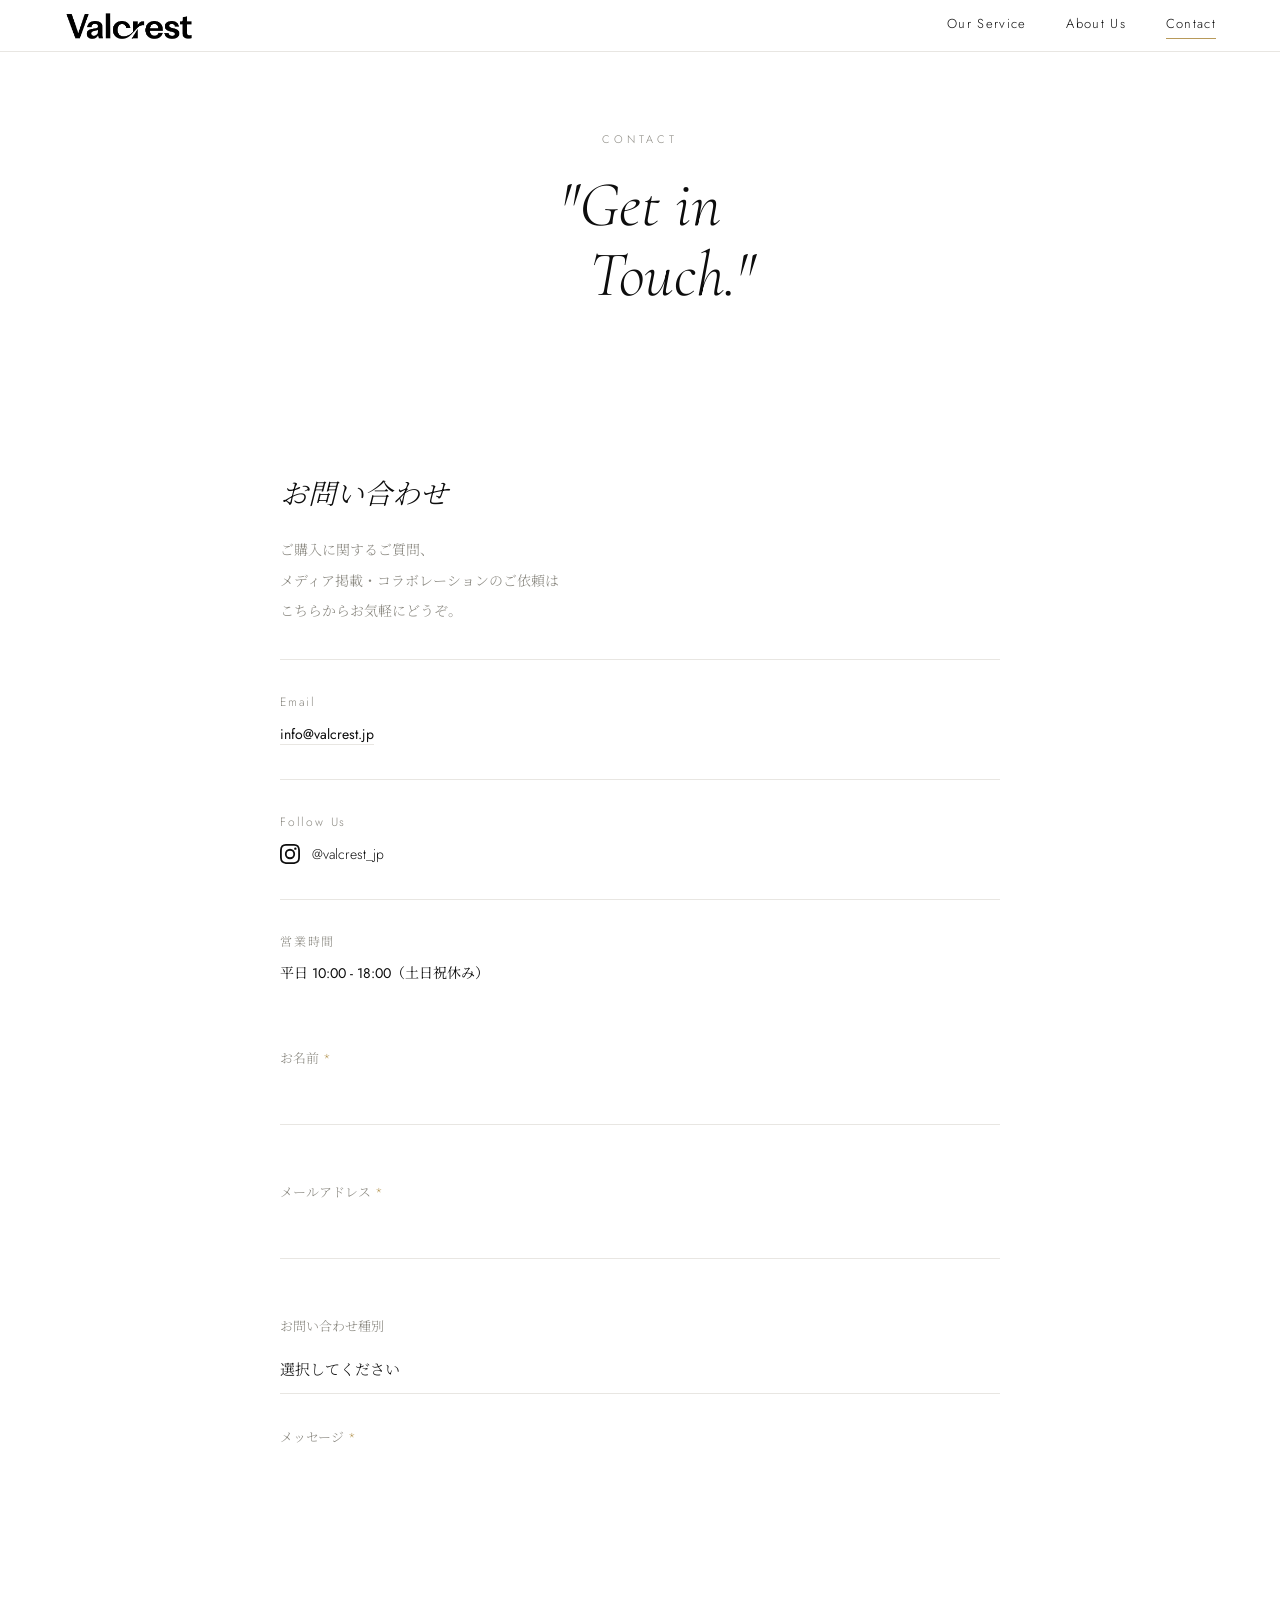
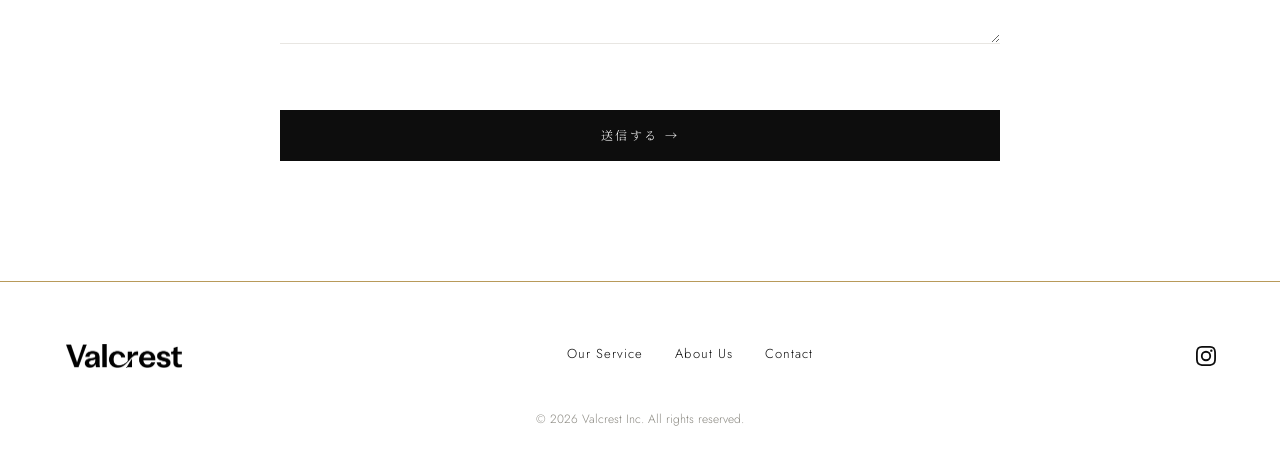
<file: contact.html>
<!DOCTYPE html>
<html lang="ja">
<head>
  <meta charset="UTF-8">
  <meta name="viewport" content="width=device-width, initial-scale=1.0">
  <meta name="description" content="Valcrest — 原価率50%の透明性と、AIが生み出す計算された美しさ。大人の女性のためのD2Cジュエリーブランド。">
  <meta property="og:title" content="Valcrest | Calculated Beauty. Honest Price.">
  <meta property="og:image" content="https://images.unsplash.com/photo-1515562141207-7a88fb7ce338?w=1200">
  <title>Contact | Valcrest</title>

  <link rel="icon" type="image/svg+xml" href="images/favicon.svg">
  <link rel="preconnect" href="https://fonts.googleapis.com">
  <link rel="icon" type="image/svg+xml" href="images/favicon.svg">
  <link rel="preconnect" href="https://fonts.gstatic.com" crossorigin>
  <link href="https://fonts.googleapis.com/css2?family=Cormorant+Garamond:ital,wght@0,300;0,400;1,300;1,400&family=Jost:wght@300;400&family=Noto+Serif+JP:wght@300;400&display=swap" rel="stylesheet">

  <link rel="stylesheet" href="css/style.css">
</head>
<body>

  <!-- Page Transition -->
  <div id="page-transition"></div>

  <!-- Custom Cursor -->
  <div class="cursor-dot"></div>
  <div class="cursor-ring"></div>

  <!-- Navigation -->
  <nav class="nav">
    <a href="index.html" class="nav-logo">
      <img src="images/valcrest.png" alt="Valcrest">
    </a>
    <div class="nav-links">
      <a href="service.html">Our Service</a>
      <a href="about.html">About Us</a>
      <a href="contact.html" class="active">Contact</a>
    </div>
    <button class="hamburger" aria-label="メニューを開く">
      <span></span>
      <span></span>
      <span></span>
    </button>
  </nav>

  <!-- Mobile Nav Overlay -->
  <div class="nav-overlay">
    <button class="nav-overlay-close" aria-label="メニューを閉じる">
      <svg width="24" height="24" viewBox="0 0 24 24" fill="none" stroke="#0D0D0D" stroke-width="1.5"><line x1="4" y1="4" x2="20" y2="20"/><line x1="20" y1="4" x2="4" y2="20"/></svg>
    </button>
    <a href="index.html">Home</a>
    <a href="service.html">Our Service</a>
    <a href="about.html">About Us</a>
    <a href="contact.html" class="active">Contact</a>
  </div>

  <main>

    <!-- Section 1: Page Hero (40vh / 白背景 / 中央揃え) -->
    <section class="page-hero page-hero-simple">
      <p class="label fade-in-up">CONTACT</p>
      <h1 class="heading-lg fade-in-up" data-delay="0.1" style="font-size:64px;">"Get in<br>　Touch."</h1>
    </section>

    <!-- Section 2: Contact Body -->
    <section class="section contact-body">
      <div class="contact-row">

        <!-- Left: Contact Info -->
        <div class="contact-info fade-in-left">
          <h2 style="font-family:var(--font-heading);font-size:28px;font-weight:300;font-style:italic;">お問い合わせ</h2>
          <p class="body-text-sm" style="margin-top:24px;">
            ご購入に関するご質問、<br>
            メディア掲載・コラボレーションのご依頼は<br>
            こちらからお気軽にどうぞ。
          </p>

          <div class="contact-divider"></div>

          <p class="contact-label">Email</p>
          <p class="contact-value"><a href="mailto:info@valcrest.jp" style="color:var(--black);text-decoration:none;border-bottom:1px solid var(--gray-light);">info@valcrest.jp</a></p>

          <div class="contact-divider"></div>

          <p class="contact-label">Follow Us</p>
          <div class="contact-social">
            <a href="https://www.instagram.com/valcrest_jp/" target="_blank" rel="noopener noreferrer" class="contact-social-link">
              <svg viewBox="0 0 24 24" xmlns="http://www.w3.org/2000/svg" width="20" height="20" fill="currentColor"><path d="M12 2.163c3.204 0 3.584.012 4.85.07 3.252.148 4.771 1.691 4.919 4.919.058 1.265.069 1.645.069 4.849 0 3.205-.012 3.584-.069 4.849-.149 3.225-1.664 4.771-4.919 4.919-1.266.058-1.644.07-4.85.07-3.204 0-3.584-.012-4.849-.07-3.26-.149-4.771-1.699-4.919-4.92-.058-1.265-.07-1.644-.07-4.849 0-3.204.013-3.583.07-4.849.149-3.227 1.664-4.771 4.919-4.919 1.266-.057 1.645-.069 4.849-.069zM12 0C8.741 0 8.333.014 7.053.072 2.695.272.273 2.69.073 7.052.014 8.333 0 8.741 0 12c0 3.259.014 3.668.072 4.948.2 4.358 2.618 6.78 6.98 6.98C8.333 23.986 8.741 24 12 24c3.259 0 3.668-.014 4.948-.072 4.354-.2 6.782-2.618 6.979-6.98.059-1.28.073-1.689.073-4.948 0-3.259-.014-3.667-.072-4.947-.196-4.354-2.617-6.78-6.979-6.98C15.668.014 15.259 0 12 0zm0 5.838a6.162 6.162 0 100 12.324 6.162 6.162 0 000-12.324zM12 16a4 4 0 110-8 4 4 0 010 8zm6.406-11.845a1.44 1.44 0 100 2.881 1.44 1.44 0 000-2.881z"/></svg>
              <span>@valcrest_jp</span>
            </a>
          </div>

          <div class="contact-divider"></div>

          <p class="contact-label">営業時間</p>
          <p class="contact-value">平日 10:00 - 18:00（土日祝休み）</p>
        </div>

        <!-- Right: Contact Form -->
        <div class="contact-form-wrap fade-in-right" data-delay="0.2">
          <form id="contact-form" action="https://formspree.io/f/xaqlbjrz" method="POST" novalidate>
            <div class="form-group">
              <label for="name">お名前 <span class="required">*</span></label>
              <input type="text" id="name" name="name" required>
              <p class="form-error"></p>
            </div>
            <div class="form-group">
              <label for="email">メールアドレス <span class="required">*</span></label>
              <input type="email" id="email" name="email" required>
              <p class="form-error"></p>
            </div>
            <div class="form-group">
              <label for="type">お問い合わせ種別</label>
              <select id="type" name="type">
                <option value="" disabled selected>選択してください</option>
                <option value="purchase">ご購入・商品について</option>
                <option value="media">メディア掲載・取材</option>
                <option value="collaboration">コラボレーション・OEMのご相談</option>
                <option value="other">その他</option>
              </select>
            </div>
            <div class="form-group">
              <label for="message">メッセージ <span class="required">*</span></label>
              <textarea id="message" name="message" rows="6" required></textarea>
              <p class="form-error"></p>
            </div>
            <button type="submit" class="btn btn-black form-submit">送信する →</button>
          </form>

          <!-- Success Message -->
          <div id="form-success" class="form-success" style="display:none;">
            <h3 style="font-family:var(--font-heading);font-size:32px;font-weight:300;font-style:italic;">"ありがとうございました。"</h3>
            <p class="body-text-sm" style="margin-top:16px;">
              お問い合わせを受け付けました。<br>
              3営業日以内にご返信いたします。
            </p>
          </div>
        </div>

      </div>
    </section>

  </main>

  <!-- Footer -->
  <footer class="footer">
    <div class="footer-inner">
      <a href="index.html" class="footer-logo">
        <img src="images/valcrest.png" alt="Valcrest">
      </a>
      <div class="footer-links">
        <a href="service.html">Our Service</a>
        <a href="about.html">About Us</a>
        <a href="contact.html">Contact</a>
      </div>
      <div class="footer-social">
        <a href="https://www.instagram.com/valcrest_jp/" target="_blank" rel="noopener noreferrer" aria-label="Instagram">
          <svg viewBox="0 0 24 24" xmlns="http://www.w3.org/2000/svg"><path d="M12 2.163c3.204 0 3.584.012 4.85.07 3.252.148 4.771 1.691 4.919 4.919.058 1.265.069 1.645.069 4.849 0 3.205-.012 3.584-.069 4.849-.149 3.225-1.664 4.771-4.919 4.919-1.266.058-1.644.07-4.85.07-3.204 0-3.584-.012-4.849-.07-3.26-.149-4.771-1.699-4.919-4.92-.058-1.265-.07-1.644-.07-4.849 0-3.204.013-3.583.07-4.849.149-3.227 1.664-4.771 4.919-4.919 1.266-.057 1.645-.069 4.849-.069zM12 0C8.741 0 8.333.014 7.053.072 2.695.272.273 2.69.073 7.052.014 8.333 0 8.741 0 12c0 3.259.014 3.668.072 4.948.2 4.358 2.618 6.78 6.98 6.98C8.333 23.986 8.741 24 12 24c3.259 0 3.668-.014 4.948-.072 4.354-.2 6.782-2.618 6.979-6.98.059-1.28.073-1.689.073-4.948 0-3.259-.014-3.667-.072-4.947-.196-4.354-2.617-6.78-6.979-6.98C15.668.014 15.259 0 12 0zm0 5.838a6.162 6.162 0 100 12.324 6.162 6.162 0 000-12.324zM12 16a4 4 0 110-8 4 4 0 010 8zm6.406-11.845a1.44 1.44 0 100 2.881 1.44 1.44 0 000-2.881z"/></svg>
        </a>
      </div>
    </div>
    <p class="footer-copyright">&copy; 2026 Valcrest Inc. All rights reserved.</p>
  </footer>

  <script src="js/main.js"></script>
</body>
</html>
</file>
<file: css/style.css>
/* ========================================
   Valcrest — Style Sheet
   ======================================== */

/* --- CSS Variables --- */
:root {
  --white:      #FFFFFF;
  --off-white:  #F7F5F2;
  --black:      #0D0D0D;
  --black-soft: #1C1C1C;
  --gold:       #B89A5A;
  --gold-light: #CDB47A;
  --gray-mid:   #8A8880;
  --gray-light: #E8E6E2;

  --font-heading: 'Cormorant Garamond', 'Noto Serif JP', serif;
  --font-body:    'Jost', 'Noto Serif JP', sans-serif;
  --font-jp:      'Noto Serif JP', serif;
}

/* --- Reset --- */
*,
*::before,
*::after {
  margin: 0;
  padding: 0;
  box-sizing: border-box;
}

html {
  scroll-behavior: smooth;
  -webkit-text-size-adjust: 100%;
  overflow-x: hidden;
}

body {
  font-family: var(--font-body);
  font-weight: 300;
  color: var(--black);
  background: var(--white);
  line-height: 1.8;
  overflow-x: hidden;
  -webkit-font-smoothing: antialiased;
  -moz-osx-font-smoothing: grayscale;
}

img {
  max-width: 100%;
  height: auto;
  display: block;
}

a {
  color: inherit;
  text-decoration: none;
}

ul, ol {
  list-style: none;
}

button {
  font-family: inherit;
  border: none;
  background: none;
  cursor: pointer;
}

input, textarea, select {
  font-family: inherit;
  font-size: inherit;
  border: none;
  outline: none;
  background: none;
}

/* --- Typography --- */
h1, h2, h3, h4 {
  font-family: var(--font-heading);
  font-weight: 300;
  font-style: italic;
  line-height: 1.1;
}

.heading-xl {
  font-family: var(--font-heading);
  font-weight: 300;
  font-style: italic;
  font-size: 76px;
  line-height: 1.05;
}

.heading-lg {
  font-family: var(--font-heading);
  font-weight: 300;
  font-style: italic;
  font-size: 60px;
  line-height: 1.1;
}

.heading-md {
  font-family: var(--font-heading);
  font-weight: 300;
  font-style: italic;
  font-size: 48px;
  line-height: 1.15;
}

.heading-sm {
  font-family: var(--font-heading);
  font-weight: 300;
  font-style: italic;
  font-size: 42px;
  line-height: 1.15;
}

.label {
  font-family: var(--font-body);
  font-weight: 300;
  font-size: 11px;
  letter-spacing: 0.35em;
  color: var(--gray-mid);
  text-transform: uppercase;
}

.label-sm {
  font-family: var(--font-body);
  font-weight: 300;
  font-size: 12px;
  letter-spacing: 0.25em;
  color: var(--gray-mid);
  text-transform: uppercase;
}

.body-text {
  font-family: var(--font-body);
  font-weight: 300;
  font-size: 15px;
  color: var(--gray-mid);
  line-height: 2.2;
}

.body-text-sm {
  font-family: var(--font-body);
  font-weight: 300;
  font-size: 14px;
  color: var(--gray-mid);
  line-height: 2.2;
}

/* --- Gold Decoration Line --- */
.gold-line {
  display: block;
  width: 40px;
  height: 1px;
  background: var(--gold);
}

/* --- Buttons --- */
.btn {
  display: inline-block;
  font-family: var(--font-body);
  font-weight: 300;
  font-size: 12px;
  letter-spacing: 0.2em;
  text-transform: uppercase;
  padding: 16px 40px;
  transition: all 0.3s ease;
}

.btn-black {
  background: var(--black);
  color: var(--white);
}

.btn-black:hover {
  background: var(--gold);
}

.btn-outline-white {
  border: 1px solid var(--white);
  color: var(--white);
  background: transparent;
}

.btn-outline-white:hover {
  background: var(--white);
  color: var(--black);
}

.btn-outline-black {
  border: 1px solid var(--black);
  color: var(--black);
  background: transparent;
}

.btn-outline-black:hover {
  border-color: var(--gold);
  color: var(--gold);
}

/* Gold underline link */
.link-gold {
  display: inline-block;
  font-family: var(--font-body);
  font-weight: 300;
  font-size: 13px;
  letter-spacing: 0.15em;
  position: relative;
  padding-bottom: 4px;
}

.link-gold::after {
  content: '';
  position: absolute;
  bottom: 0;
  left: 0;
  width: 100%;
  height: 1px;
  background: var(--gold);
  transform: scaleX(0);
  transform-origin: left;
  transition: transform 0.3s ease;
}

.link-gold:hover::after {
  transform: scaleX(1);
}

/* --- Navigation --- */
.nav {
  position: fixed;
  top: 0;
  left: 0;
  width: 100%;
  z-index: 1000;
  padding: 0 5vw;
  display: flex;
  align-items: center;
  justify-content: space-between;
  background: var(--white);
  border-bottom: 1px solid var(--gray-light);
  transition: background 0.3s ease, border-color 0.3s ease, backdrop-filter 0.3s ease;
  height: 52px;
}

.nav.scrolled {
  background: rgba(255, 255, 255, 0.95);
  backdrop-filter: blur(12px);
  -webkit-backdrop-filter: blur(12px);
  border-bottom: 1px solid var(--gray-light);
}

.nav-logo {
  display: flex;
  align-items: center;
  height: 100%;
}

.nav-logo svg {
  display: none;
}

.nav-logo img {
  display: block;
  height: 26px;
  width: 130px;
  object-fit: cover;
  object-position: center 18%;
}

.nav-links {
  display: flex;
  gap: 40px;
  align-items: center;
}

.nav-links a {
  font-family: var(--font-body);
  font-weight: 300;
  font-size: 13px;
  letter-spacing: 0.1em;
  position: relative;
  padding-bottom: 4px;
}

.nav-links a::after {
  content: '';
  position: absolute;
  bottom: 0;
  left: 0;
  width: 0;
  height: 1px;
  background: var(--gold);
  transition: width 0.3s ease;
}

.nav-links a:hover::after,
.nav-links a.active::after {
  width: 100%;
}

/* Hamburger */
.hamburger {
  display: none;
  flex-direction: column;
  justify-content: center;
  align-items: center;
  width: 32px;
  height: 32px;
  position: relative;
  z-index: 1100;
}

.hamburger span {
  display: block;
  width: 24px;
  height: 1px;
  background: var(--black);
  transition: all 0.3s ease;
}

.hamburger span:nth-child(1) {
  margin-bottom: 7px;
}

.hamburger span:nth-child(2) {
  margin-bottom: 7px;
}

.hamburger.open span:nth-child(1) {
  transform: translateY(8px) rotate(45deg);
}

.hamburger.open span:nth-child(2) {
  opacity: 0;
}

.hamburger.open span:nth-child(3) {
  transform: translateY(-8px) rotate(-45deg);
}

/* Mobile Nav Overlay */
.nav-overlay {
  position: fixed;
  top: 0;
  left: 0;
  width: 100%;
  height: 100vh;
  background: var(--white);
  z-index: 1001;
  display: flex;
  flex-direction: column;
  align-items: center;
  justify-content: center;
  gap: 40px;
  opacity: 0;
  pointer-events: none;
  transition: opacity 0.4s ease;
}

.nav-overlay.open {
  opacity: 1;
  pointer-events: all;
}

.nav-overlay-close {
  position: absolute;
  top: 16px;
  right: 5vw;
  background: none;
  border: none;
  padding: 8px;
  cursor: pointer;
  z-index: 1102;
}

.nav-overlay a {
  font-family: var(--font-heading);
  font-weight: 300;
  font-style: italic;
  font-size: 40px;
  color: var(--black);
  position: relative;
  padding-bottom: 4px;
}

.nav-overlay a::after {
  content: '';
  position: absolute;
  bottom: 0;
  left: 0;
  width: 0;
  height: 1px;
  background: var(--gold);
  transition: width 0.3s ease;
}

.nav-overlay a:hover::after,
.nav-overlay a.active::after {
  width: 100%;
}

/* --- Avelia Brand Logo --- */
.avelia-badge {
  width: 140px;
  height: auto;
  border-radius: 8px;
}

.avelia-cta-logo {
  width: 200px;
  height: auto;
  border-radius: 8px;
  margin: 0 auto;
  display: block;
}

.avelia-service-logo {
  width: 220px;
  height: auto;
  border-radius: 8px;
  margin-top: 24px;
}

@media (min-width: 768px) {
  .avelia-badge {
    width: 160px;
  }
  .avelia-cta-logo {
    width: 240px;
  }
  .avelia-service-logo {
    width: 180px;
  }
}

/* --- Footer --- */
.footer {
  background: var(--white);
  border-top: 1px solid var(--gold);
  padding: 60px 5vw 30px;
}

.footer-inner {
  display: flex;
  align-items: center;
  justify-content: space-between;
  margin-bottom: 40px;
}

.footer-logo svg {
  display: none;
}

.footer-logo img {
  display: block;
  height: 24px;
  width: 120px;
  object-fit: cover;
  object-position: center 18%;
}

.footer-links {
  display: flex;
  gap: 32px;
}

.footer-links a {
  font-family: var(--font-body);
  font-weight: 300;
  font-size: 13px;
  letter-spacing: 0.08em;
  position: relative;
  padding-bottom: 4px;
}

.footer-links a::after {
  content: '';
  position: absolute;
  bottom: 0;
  left: 0;
  width: 0;
  height: 1px;
  background: var(--gold);
  transition: width 0.3s ease;
}

.footer-links a:hover::after {
  width: 100%;
}

.footer-social {
  display: flex;
  gap: 20px;
  align-items: center;
}

.footer-social a {
  display: flex;
  align-items: center;
  justify-content: center;
  transition: color 0.3s ease;
}

.footer-social a:hover {
  color: var(--gold);
}

.footer-social svg {
  width: 20px;
  height: 20px;
  fill: currentColor;
}

.footer-copyright {
  text-align: center;
  font-family: var(--font-body);
  font-weight: 300;
  font-size: 12px;
  color: var(--gray-mid);
}

/* --- Avelia Intro Section --- */
.avelia-intro {
  padding: 120px 5vw;
  background: #540c19 url('../images/avelia_bg.jpg') center center / cover no-repeat;
  text-align: center;
  position: relative;
}

.avelia-intro-inner {
  max-width: 700px;
  margin: 0 auto;
  display: flex;
  flex-direction: column;
  align-items: center;
}

.avelia-intro-logo {
  width: min(60vw, 280px);
  height: auto;
}

.avelia-intro-heading {
  color: var(--white);
  font-style: italic;
  margin-top: 48px;
}

.avelia-intro-text {
  font-family: var(--font-body);
  font-weight: 300;
  font-size: 13px;
  color: rgba(255, 255, 255, 0.6);
  margin-top: 24px;
  letter-spacing: 0.1em;
}

.avelia-intro .btn-white {
  background: var(--white);
  color: #540c19;
  border: 1px solid var(--white);
}

.avelia-intro .btn-white:hover {
  background: transparent;
  color: var(--white);
}

.avelia-intro .btn-outline-white {
  border-color: rgba(255, 255, 255, 0.5);
  color: var(--white);
}

.avelia-intro .btn-outline-white:hover {
  background: var(--white);
  color: #540c19;
}

.avelia-intro .cta-buttons {
  margin-top: 40px;
}

/* --- Custom Cursor (disabled) --- */
.cursor-dot,
.cursor-ring {
  display: none !important;
}

/* --- Scroll Animations --- */
.fade-in-up {
  opacity: 0;
  transform: translateY(40px);
  transition: opacity 0.9s ease, transform 0.9s ease;
}

.fade-in-left {
  opacity: 0;
  transform: translateX(-40px);
  transition: opacity 0.9s ease, transform 0.9s ease;
}

.fade-in-right {
  opacity: 0;
  transform: translateX(40px);
  transition: opacity 0.9s ease, transform 0.9s ease;
}

.fade-in-up.visible,
.fade-in-left.visible,
.fade-in-right.visible {
  opacity: 1;
  transform: translate(0);
}

/* --- Page Transition --- */
#page-transition {
  position: fixed;
  top: 0;
  left: 0;
  width: 100%;
  height: 100%;
  background: var(--white);
  z-index: 10000;
  pointer-events: none;
  transform: translateX(-100%);
}

#page-transition.active {
  animation: pageSlideIn 0.5s cubic-bezier(0.65, 0, 0.35, 1) forwards;
}

@keyframes pageSlideIn {
  0% {
    transform: translateX(-100%);
  }
  100% {
    transform: translateX(0);
  }
}

/* --- Sections --- */
.section {
  padding: 120px 5vw;
}

.section-dark {
  background: var(--black-soft);
  color: var(--white);
}

.section-offwhite {
  background: var(--off-white);
}

/* --- Utility --- */
.container {
  max-width: 1400px;
  margin: 0 auto;
}

.text-center {
  text-align: center;
}

.text-white {
  color: var(--white);
}

.text-gray {
  color: var(--gray-mid);
}

.text-gold {
  color: var(--gold);
}

/* ========================================
   TOP PAGE — Sections
   ======================================== */

/* --- Hero --- */
.hero {
  display: flex;
  min-height: 100vh;
  padding-top: 80px;
}

.hero-text {
  width: 50%;
  display: flex;
  flex-direction: column;
  justify-content: center;
  align-items: flex-start;
  padding-left: 10vw;
  padding-right: 5vw;
  gap: 20px;
}

.hero-image {
  width: 50%;
  position: relative;
  overflow: hidden;
}

.hero-image img {
  width: 100%;
  height: 100%;
  object-fit: cover;
}

/* --- Brand Statement --- */
.brand-statement {
  position: relative;
  overflow: hidden;
  padding: 160px 10vw;
}

.brand-statement-watermark {
  position: absolute;
  top: 50%;
  left: 50%;
  transform: translate(-50%, -50%);
  font-family: var(--font-heading);
  font-size: 40vw;
  font-weight: 300;
  color: var(--white);
  opacity: 0.05;
  line-height: 1;
  pointer-events: none;
  user-select: none;
}

.brand-statement-content {
  position: relative;
  z-index: 1;
}

/* --- Product Highlight (CSS Grid 12 columns) --- */
.product-grid {
  display: grid;
  grid-template-columns: repeat(12, 1fr);
  grid-template-rows: auto auto;
  gap: 24px;
  max-width: 1400px;
  margin: 0 auto;
}

.product-grid-img-tall {
  grid-column: 1 / 6;
  grid-row: 1 / 3;
  overflow: hidden;
  position: relative;
}

.product-grid-img-tall img {
  width: 100%;
  height: 100%;
  object-fit: cover;
}

.product-grid-img-tall::after,
.product-grid-img-square::after {
  content: '';
  position: absolute;
  top: 0;
  left: 0;
  width: 100%;
  height: 100%;
  background: var(--gold);
  opacity: 0;
  transition: opacity 0.3s ease;
  pointer-events: none;
}

.product-grid-img-tall:hover::after,
.product-grid-img-square:hover::after {
  opacity: 0.12;
}

.product-grid-img-square {
  grid-column: 7 / 13;
  grid-row: 1 / 2;
  overflow: hidden;
  position: relative;
  aspect-ratio: 1;
}

.product-grid-img-square img {
  width: 100%;
  height: 100%;
  object-fit: cover;
}

.product-grid-text {
  grid-column: 7 / 13;
  grid-row: 2 / 3;
  padding: 40px 0;
}

/* --- Three Values --- */
.values {
  padding: 80px 5vw;
}

.values-border-top,
.values-border-bottom {
  height: 1px;
  background: var(--gold);
}

.values-grid {
  display: grid;
  grid-template-columns: repeat(3, 1fr);
  gap: 40px;
  padding: 80px 0;
  text-align: center;
}

.values-item {
  display: flex;
  flex-direction: column;
  align-items: center;
}

.values-icon {
  width: 48px;
  height: 48px;
  color: var(--black);
}

/* --- Gallery Strip --- */
.gallery-strip {
  padding-bottom: 80px;
}

.gallery-scroll {
  display: flex;
  gap: 16px;
  overflow-x: auto;
  scroll-snap-type: x mandatory;
  -webkit-overflow-scrolling: touch;
  scrollbar-width: none;
}

.gallery-scroll::-webkit-scrollbar {
  display: none;
}

.gallery-item {
  flex: 0 0 calc(28.5vw);
  aspect-ratio: 1;
  scroll-snap-align: start;
  overflow: hidden;
}

.gallery-item img {
  width: 100%;
  height: 100%;
  object-fit: cover;
  transition: transform 0.6s ease;
}

.gallery-item:hover img {
  transform: scale(1.05);
}

/* --- CTA Section --- */
.cta-section {
  padding: 160px 5vw;
}

.cta-buttons {
  display: flex;
  gap: 20px;
  justify-content: center;
  margin-top: 48px;
}

/* ========================================
   INTERNAL PAGES
   ======================================== */

/* --- Page Hero Variants --- */
.page-hero {
  padding-top: 80px;
}

/* Split hero (service) */
.page-hero-split {
  display: flex;
  min-height: 60vh;
}

.page-hero-split .page-hero-text {
  width: 50%;
  display: flex;
  flex-direction: column;
  justify-content: center;
  align-items: flex-start;
  padding: 80px 5vw 80px 10vw;
  gap: 20px;
}

.page-hero-split .page-hero-image {
  width: 50%;
  overflow: hidden;
}

.page-hero-split .page-hero-image img {
  width: 100%;
  height: 100%;
  object-fit: cover;
}

/* Full image hero (about) */
.page-hero-fullimage {
  position: relative;
  min-height: 70vh;
  overflow: hidden;
}

.page-hero-fullimage img {
  width: 100%;
  height: 70vh;
  object-fit: cover;
}

.page-hero-overlay-text {
  position: absolute;
  bottom: 80px;
  left: 10vw;
  display: flex;
  flex-direction: column;
  gap: 16px;
}

/* Simple hero (contact) */
.page-hero-simple {
  display: flex;
  flex-direction: column;
  align-items: center;
  justify-content: center;
  min-height: 40vh;
  text-align: center;
  gap: 20px;
}

/* --- Service Page --- */
.service-row {
  display: flex;
  gap: 80px;
  align-items: center;
  max-width: 1400px;
  margin: 0 auto;
}

.service-row-reverse {
  flex-direction: row-reverse;
}

.service-image {
  flex: 1;
  overflow: hidden;
}

.service-image img {
  width: 100%;
  height: auto;
  object-fit: cover;
}

.service-text {
  flex: 1;
}

.service-number {
  font-family: var(--font-body);
  font-weight: 300;
  font-size: 12px;
  letter-spacing: 0.3em;
  color: var(--gold);
  display: flex;
  align-items: center;
  gap: 12px;
  margin-bottom: 16px;
}

.gold-line-inline {
  display: inline-block;
  width: 40px;
  height: 1px;
  background: var(--gold);
}

/* Comparison Table */
.comparison-table-wrap {
  max-width: 900px;
  margin: 0 auto;
  overflow-x: auto;
}

.comparison-table {
  width: 100%;
  border-collapse: collapse;
  font-family: var(--font-body);
  font-weight: 300;
  font-size: 14px;
}

.comparison-table th,
.comparison-table td {
  padding: 20px 24px;
  text-align: left;
  border-bottom: 1px solid var(--gray-light);
}

.comparison-table th {
  font-size: 13px;
  letter-spacing: 0.1em;
  color: var(--gray-mid);
  font-weight: 300;
}

.comparison-table td:first-child {
  color: var(--gray-mid);
  font-size: 13px;
}

.comparison-table .highlight {
  background: var(--black-soft);
  color: var(--white);
}

.comparison-table th.highlight {
  background: var(--black);
  color: var(--white);
  font-weight: 400;
}

/* CTA Email Form */
.cta-email-form {
  display: flex;
  gap: 0;
  max-width: 500px;
  margin: 32px auto 0;
}

.cta-email-form input {
  flex: 1;
  padding: 16px 20px;
  font-family: var(--font-body);
  font-size: 14px;
  font-weight: 300;
  border: 1px solid var(--gray-mid);
  color: var(--white);
  background: transparent;
}

.cta-email-form input::placeholder {
  color: var(--gray-mid);
}

.cta-email-form .btn {
  white-space: nowrap;
}

/* --- About Page --- */
.mission-content {
  max-width: 720px;
  margin: 0 auto;
}

.company-row {
  display: flex;
  gap: 80px;
  align-items: flex-start;
  max-width: 1400px;
  margin: 0 auto;
}

.company-image {
  flex: 1;
  overflow: hidden;
}

.company-image img {
  width: 100%;
  height: auto;
}

.company-table {
  flex: 1;
}

.info-table {
  width: 100%;
}

.info-row {
  display: flex;
  gap: 32px;
  padding: 20px 0;
  border-bottom: 1px solid var(--gray-light);
}

.info-row dt {
  flex: 0 0 100px;
  font-family: var(--font-body);
  font-weight: 300;
  font-size: 13px;
  color: var(--gray-mid);
}

.info-row dd {
  font-family: var(--font-body);
  font-weight: 400;
  font-size: 14px;
  color: var(--black);
  line-height: 1.8;
}

/* Philosophy */
.philosophy-list {
  max-width: 900px;
  margin: 0 auto;
}

.philosophy-item {
  padding: 48px 0;
  border-bottom: 1px solid rgba(184, 154, 90, 0.3);
}

.philosophy-item:first-child {
  border-top: 1px solid rgba(184, 154, 90, 0.3);
}

.philosophy-head {
  display: flex;
  align-items: center;
  gap: 16px;
}

.philosophy-num {
  font-family: var(--font-heading);
  font-size: 24px;
  font-weight: 300;
  color: var(--white);
}

.philosophy-title {
  font-family: var(--font-heading);
  font-size: 24px;
  font-weight: 300;
  font-style: italic;
  color: var(--white);
}

/* --- Contact Page --- */
.contact-row {
  display: flex;
  flex-direction: column;
  gap: 60px;
  max-width: 720px;
  margin: 0 auto;
}

.contact-info {
  flex: 1;
}

.contact-form-wrap {
  flex: 1;
}

.contact-divider {
  width: 100%;
  height: 1px;
  background: var(--gray-light);
  margin: 32px 0;
}

.contact-label {
  font-family: var(--font-body);
  font-weight: 300;
  font-size: 12px;
  letter-spacing: 0.15em;
  color: var(--gray-mid);
  margin-bottom: 8px;
}

.contact-value {
  font-family: var(--font-body);
  font-weight: 400;
  font-size: 14px;
  color: var(--black);
}

.contact-social {
  display: flex;
  flex-direction: column;
  gap: 12px;
}

.contact-social-link {
  display: flex;
  align-items: center;
  gap: 12px;
  font-family: var(--font-body);
  font-weight: 300;
  font-size: 14px;
  color: var(--black);
  transition: color 0.3s ease;
}

.contact-social-link:hover {
  color: var(--gold);
}

/* Contact Form */
.form-group {
  margin-bottom: 32px;
}

.form-group label {
  display: block;
  font-family: var(--font-body);
  font-weight: 300;
  font-size: 13px;
  color: var(--gray-mid);
  margin-bottom: 8px;
}

.form-group .required {
  color: var(--gold);
}

.form-group input,
.form-group textarea,
.form-group select {
  width: 100%;
  padding: 12px 0;
  font-family: var(--font-body);
  font-weight: 300;
  font-size: 15px;
  color: var(--black);
  border-bottom: 1px solid var(--gray-light);
  transition: border-color 0.3s ease;
  background: transparent;
  border-radius: 0;
  -webkit-appearance: none;
}

.form-group input:focus,
.form-group textarea:focus,
.form-group select:focus {
  border-bottom-color: var(--gold);
}

.form-group textarea {
  resize: vertical;
  line-height: 1.8;
}

.form-group select {
  cursor: pointer;
}

.form-group.error input,
.form-group.error textarea {
  border-bottom-color: #c0392b;
}

.form-error {
  font-family: var(--font-body);
  font-size: 12px;
  color: #c0392b;
  margin-top: 8px;
  min-height: 16px;
}

.form-submit {
  width: 100%;
  text-align: center;
}

.form-submit:hover {
  background: var(--gold);
}

.form-success {
  padding: 60px 0;
}

/* --- Responsive --- */
@media (max-width: 768px) {
  .section {
    padding: 80px 5vw;
  }

  .heading-xl {
    font-size: 42px;
  }

  .heading-lg {
    font-size: 36px;
  }

  .heading-md {
    font-size: 32px;
  }

  .heading-sm {
    font-size: 28px;
  }

  .nav-links {
    display: none;
  }

  .hamburger {
    display: flex;
  }

  .nav-logo img {
    height: 18px;
    width: 91px;
  }

  .footer-inner {
    flex-direction: column;
    gap: 30px;
    text-align: center;
  }

  .footer-links {
    flex-wrap: wrap;
    justify-content: center;
    gap: 20px;
  }

  /* Hero mobile */
  .hero {
    flex-direction: column-reverse;
    min-height: auto;
    padding-top: 0;
  }

  .hero-image {
    width: 100%;
    height: 45vh;
  }

  .hero-text {
    width: 100%;
    padding: 60px 7vw 80px;
    gap: 16px;
  }

  /* Brand Statement mobile */
  .brand-statement {
    padding: 100px 7vw;
  }

  .brand-statement-watermark {
    font-size: 60vw;
  }

  /* Product Grid mobile */
  .product-grid {
    display: flex;
    flex-direction: column;
    gap: 20px;
  }

  .product-grid-img-tall {
    aspect-ratio: 3 / 4;
  }

  .product-grid-img-square {
    aspect-ratio: 1;
  }

  .product-grid-text {
    padding: 20px 0;
  }

  /* Values mobile */
  .values-grid {
    grid-template-columns: 1fr;
    gap: 48px;
    padding: 60px 0;
  }

  /* Gallery mobile */
  .gallery-item {
    flex: 0 0 75vw;
  }

  /* CTA mobile */
  .cta-section {
    padding: 100px 5vw;
  }

  .cta-buttons {
    flex-direction: column;
    align-items: center;
    gap: 16px;
  }

  /* Page Hero mobile */
  .page-hero-split {
    flex-direction: column-reverse;
    min-height: auto;
  }

  .page-hero-split .page-hero-text {
    width: 100%;
    padding: 60px 7vw;
  }

  .page-hero-split .page-hero-image {
    width: 100%;
    height: 55vh;
  }

  .page-hero-split .page-hero-image img {
    object-position: center 40%;
  }

  .page-hero-fullimage img {
    height: 60vh;
  }

  .page-hero-overlay-text {
    bottom: 30px;
    left: 7vw;
  }

  .page-hero-overlay-text .heading-xl {
    font-size: 48px;
  }

  .page-hero-simple {
    min-height: 30vh;
    padding-top: 100px;
  }

  /* Service mobile */
  .service-row,
  .service-row-reverse {
    flex-direction: column;
    gap: 40px;
  }

  /* Comparison table mobile */
  .comparison-table th,
  .comparison-table td {
    padding: 14px 12px;
    font-size: 12px;
  }

  /* CTA email mobile */
  .cta-email-form {
    flex-direction: column;
    gap: 12px;
  }

  /* About mobile */
  .company-row {
    flex-direction: column;
    gap: 40px;
  }

  .info-row {
    flex-direction: column;
    gap: 4px;
  }

  .info-row dt {
    flex: none;
  }

  /* Contact mobile */
}
</file>
